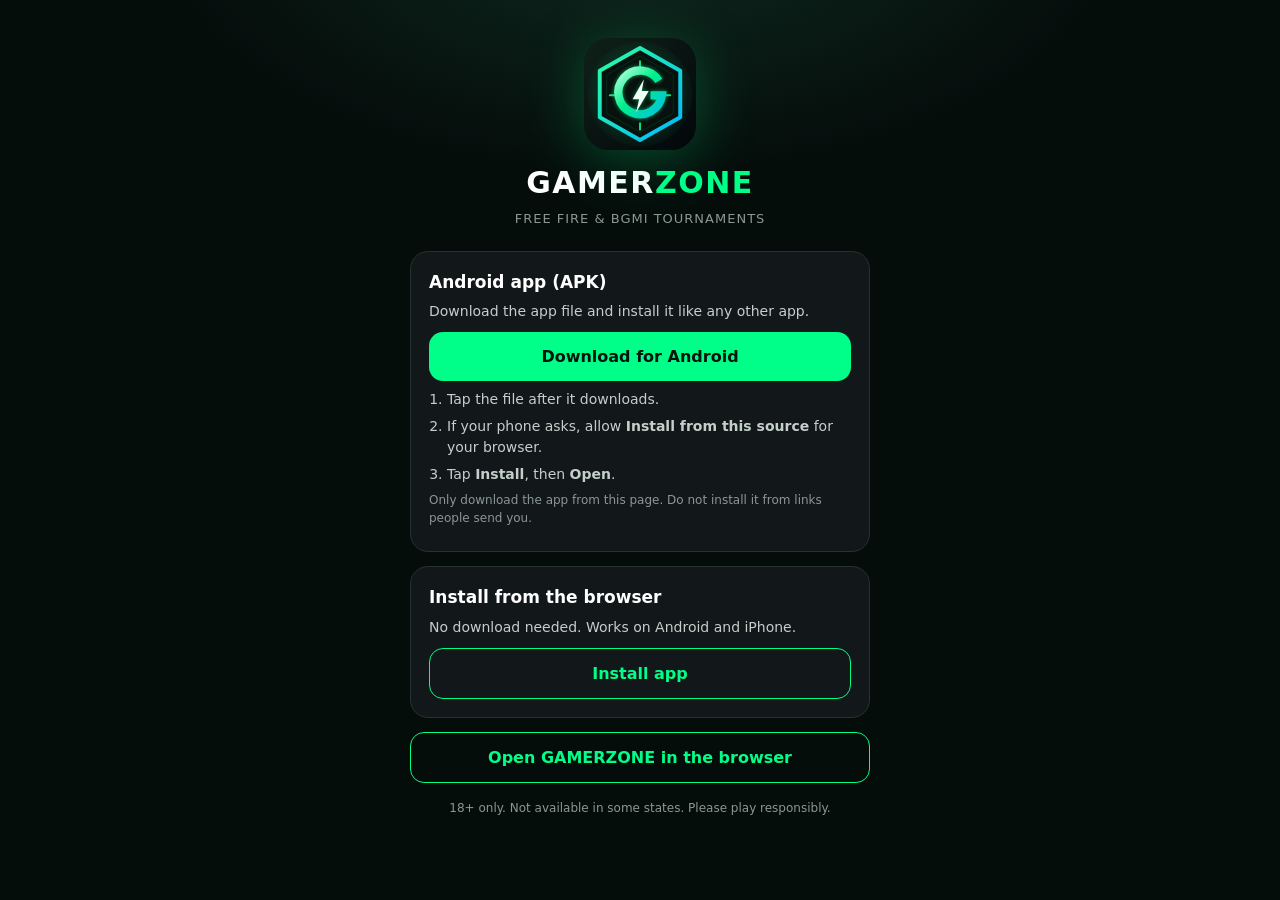
<file: download.html>
<!DOCTYPE html>
<html lang="en">
<head>
<meta charset="utf-8">
<meta name="viewport" content="width=device-width, initial-scale=1, viewport-fit=cover">
<title>Get the GAMERZONE app</title>
<meta name="theme-color" content="#07090c">
<meta name="description" content="Install GAMERZONE on your phone: Android app (APK) or add it to your home screen.">
<meta property="og:title" content="Get the GAMERZONE app">
<meta property="og:image" content="og-image.png">
<link rel="manifest" href="manifest.webmanifest">
<link rel="icon" type="image/png" sizes="32x32" href="favicon-32.png">
<link rel="apple-touch-icon" href="apple-touch-icon.png">
<style>
:root{--bg:#050d0b;--card:#12181a;--line:#26322e;--text:#fff;--muted:#8a9892;--green:#00ff88}
*{box-sizing:border-box}
body{margin:0;background:radial-gradient(800px 420px at 50% -80px,#0f2a20 0%,var(--bg) 60%);color:var(--text);font:16px/1.5 Roboto,system-ui,sans-serif;min-height:100vh;padding:max(20px,env(safe-area-inset-top)) 16px 40px}
main{max-width:460px;margin:0 auto;text-align:center}
.logo{width:112px;height:112px;margin:18px auto 10px;display:block;filter:drop-shadow(0 10px 28px rgba(0,255,136,.25))}
h1{margin:0;font-size:30px;letter-spacing:1.5px;font-weight:800}h1 b{color:var(--green)}
.tag{color:var(--muted);margin:4px 0 22px;letter-spacing:1px;font-size:13px}
.card{background:var(--card);border:1px solid var(--line);border-radius:18px;padding:18px;margin:14px 0;text-align:left}
.card h2{margin:0 0 6px;font-size:17px}
.card p,.card li{color:#c4cfca;font-size:14px;margin:6px 0}
ol{margin:8px 0 0 18px;padding:0}
.btn{display:block;width:100%;text-align:center;text-decoration:none;border:0;border-radius:14px;padding:15px;font:700 16px Roboto,system-ui,sans-serif;background:var(--green);color:#03150c;cursor:pointer;margin-top:10px}
.btn.alt{background:transparent;color:var(--green);border:1.5px solid var(--green)}
.note{color:var(--muted);font-size:12px;margin-top:16px}
a.l{color:var(--green)}
</style>
</head>
<body>
<main>
  <img class="logo" src="logo.svg" alt="GAMERZONE logo" width="112" height="112">
  <h1>GAMER<b>ZONE</b></h1>
  <div class="tag">FREE FIRE &amp; BGMI TOURNAMENTS</div>

  <section class="card" id="android">
    <h2>Android app (APK)</h2>
    <p>Download the app file and install it like any other app.</p>
    <a class="btn" href="gamerzone.apk" download>Download for Android</a>
    <ol>
      <li>Tap the file after it downloads.</li>
      <li>If your phone asks, allow <b>Install from this source</b> for your browser.</li>
      <li>Tap <b>Install</b>, then <b>Open</b>.</li>
    </ol>
    <p style="font-size:12px;color:var(--muted)">Only download the app from this page. Do not install it from links people send you.</p>
  </section>

  <section class="card">
    <h2>Install from the browser</h2>
    <p>No download needed. Works on Android and iPhone.</p>
    <button class="btn alt" id="inst" type="button">Install app</button>
    <p id="how" style="display:none"></p>
  </section>

  <a class="btn alt" href="./">Open GAMERZONE in the browser</a>
  <p class="note">18+ only. Not available in some states. Please play responsibly.</p>
</main>
<script>
(function(){
  var defer=null;
  addEventListener("beforeinstallprompt",function(e){e.preventDefault();defer=e});
  var ios=/iphone|ipad|ipod/i.test(navigator.userAgent);
  document.getElementById("inst").onclick=function(){
    if(defer){defer.prompt();defer=null;return}
    var h=document.getElementById("how");h.style.display="block";
    h.innerHTML=ios
      ?"In <b>Safari</b>: tap <b>Share</b> (square with arrow), then <b>Add to Home Screen</b>, then <b>Add</b>."
      :"In <b>Chrome</b>: tap the <b>⋮</b> menu, then <b>Install app</b> (or <b>Add to Home screen</b>), then <b>Install</b>.";
  };
  if(ios){var a=document.getElementById("android");if(a)a.style.display="none"}
  if("serviceWorker"in navigator&&/^https?:$/.test(location.protocol)){addEventListener("load",function(){navigator.serviceWorker.register("sw.js").catch(function(){})})}
})();
</script>
</body>
</html>
</file>
